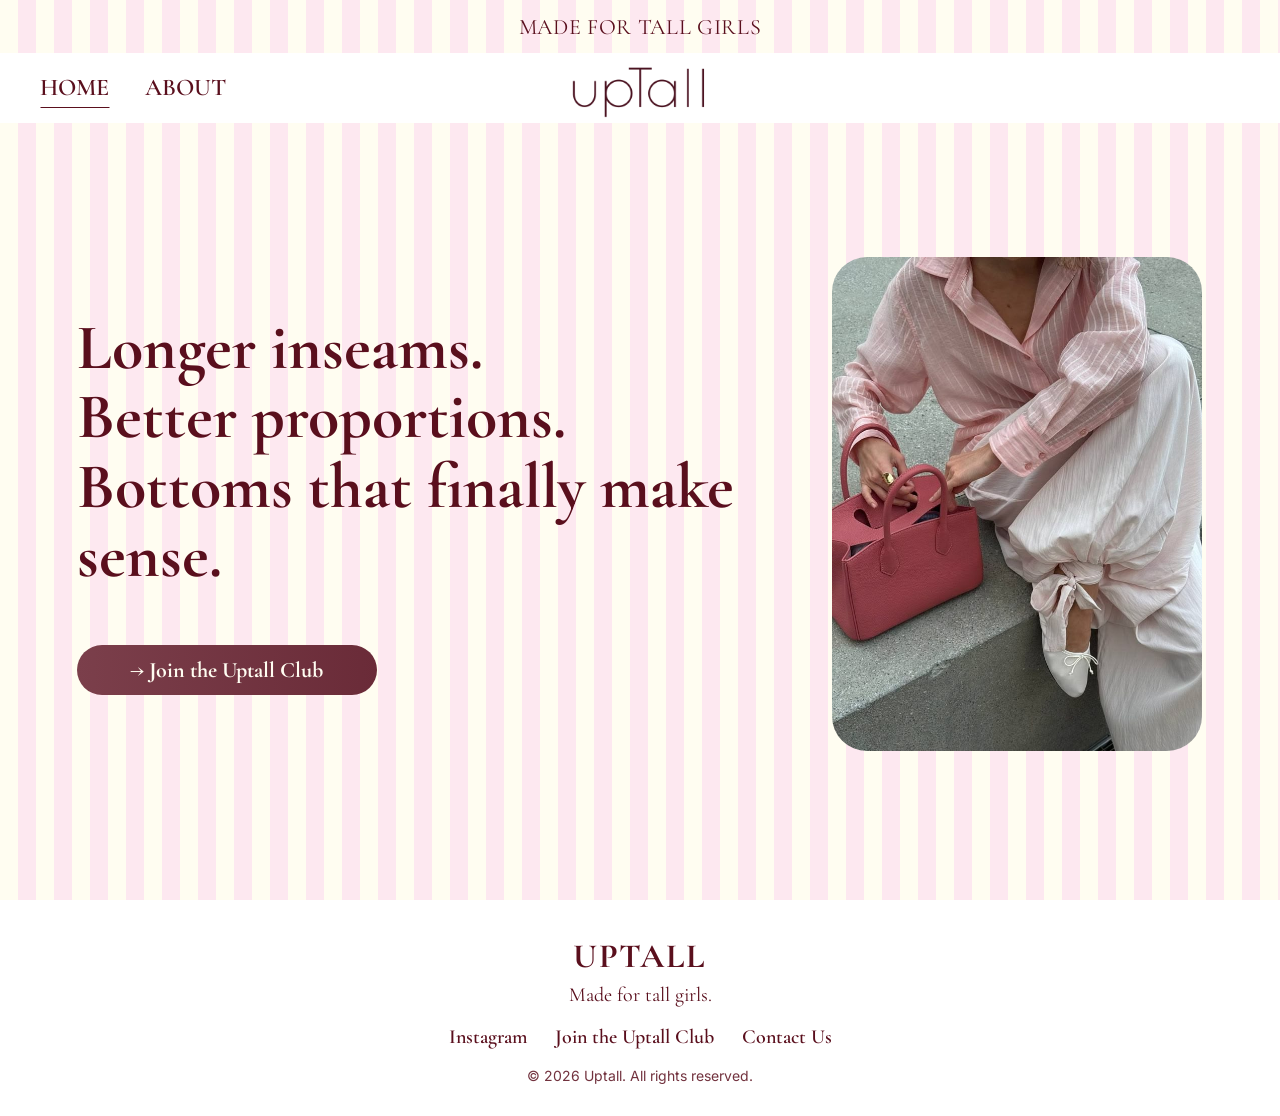
<file: index.html>
<!DOCTYPE html><html lang="en"><head>
  <meta charset="UTF-8" />
  <meta name="viewport" content="width=device-width, initial-scale=1.0" />
  <title>Uptall | Made for Tall Girls</title>
  <meta name="description" content="Thoughtfully designed bottomwear made for taller frames. Longer inseams, better proportions, and a community built by tall girls, for tall girls." />
  <link rel="preconnect" href="https://fonts.googleapis.com">
  <link rel="preconnect" href="https://fonts.gstatic.com" crossorigin>
  <link href="https://fonts.googleapis.com/css2?family=Cormorant+Garamond:wght@500;600;700&family=Inter:wght@400;500;600&display=swap" rel="stylesheet">
  <link rel="stylesheet" href="style.css" />
</head><body class="home-body">
  <div class="top-strip">MADE FOR TALL GIRLS</div>
  <header class="site-header">
    <nav class="left-nav" aria-label="Main navigation">
      <a class="nav-link active" href="index.html">HOME</a>
      <a class="nav-link " href="about.html">ABOUT</a>
    </nav>
    <a class="logo-wrap" href="index.html" aria-label="Uptall home"><img class="logo" src="uptall-logo.png" alt="Uptall"></a>
  </header>
  <main class="hero page-bg">
    <section class="hero-copy">
      <h1>Longer inseams.<br>Better proportions.<br>Bottoms that finally make sense.</h1>
      <a class="primary-btn" href="club.html">→ Join the Uptall Club</a>
    </section>
    <img class="hero-image" src="home-image.jpg" alt="Soft pink outfit with long trousers">
  </main>
  <footer class="site-footer">
    <div class="footer-brand">UPTALL</div>
    <div class="footer-tagline">Made for tall girls.</div>
    <div class="footer-links">
      <a href="https://www.instagram.com/up.tall.in?igsh=MXh1b281dWh0NWhnMQ==" target="_blank" rel="noopener">Instagram</a>
      <a href="https://ig.me/j/Abb4R3qy0AmLYpHU/" target="_blank" rel="noopener">Join the Uptall Club</a>
      <a href="tel:+917206524026">Contact Us</a>
    </div>
    <div class="copyright">© 2026 Uptall. All rights reserved.</div>
  </footer>
</body></html>
</file>
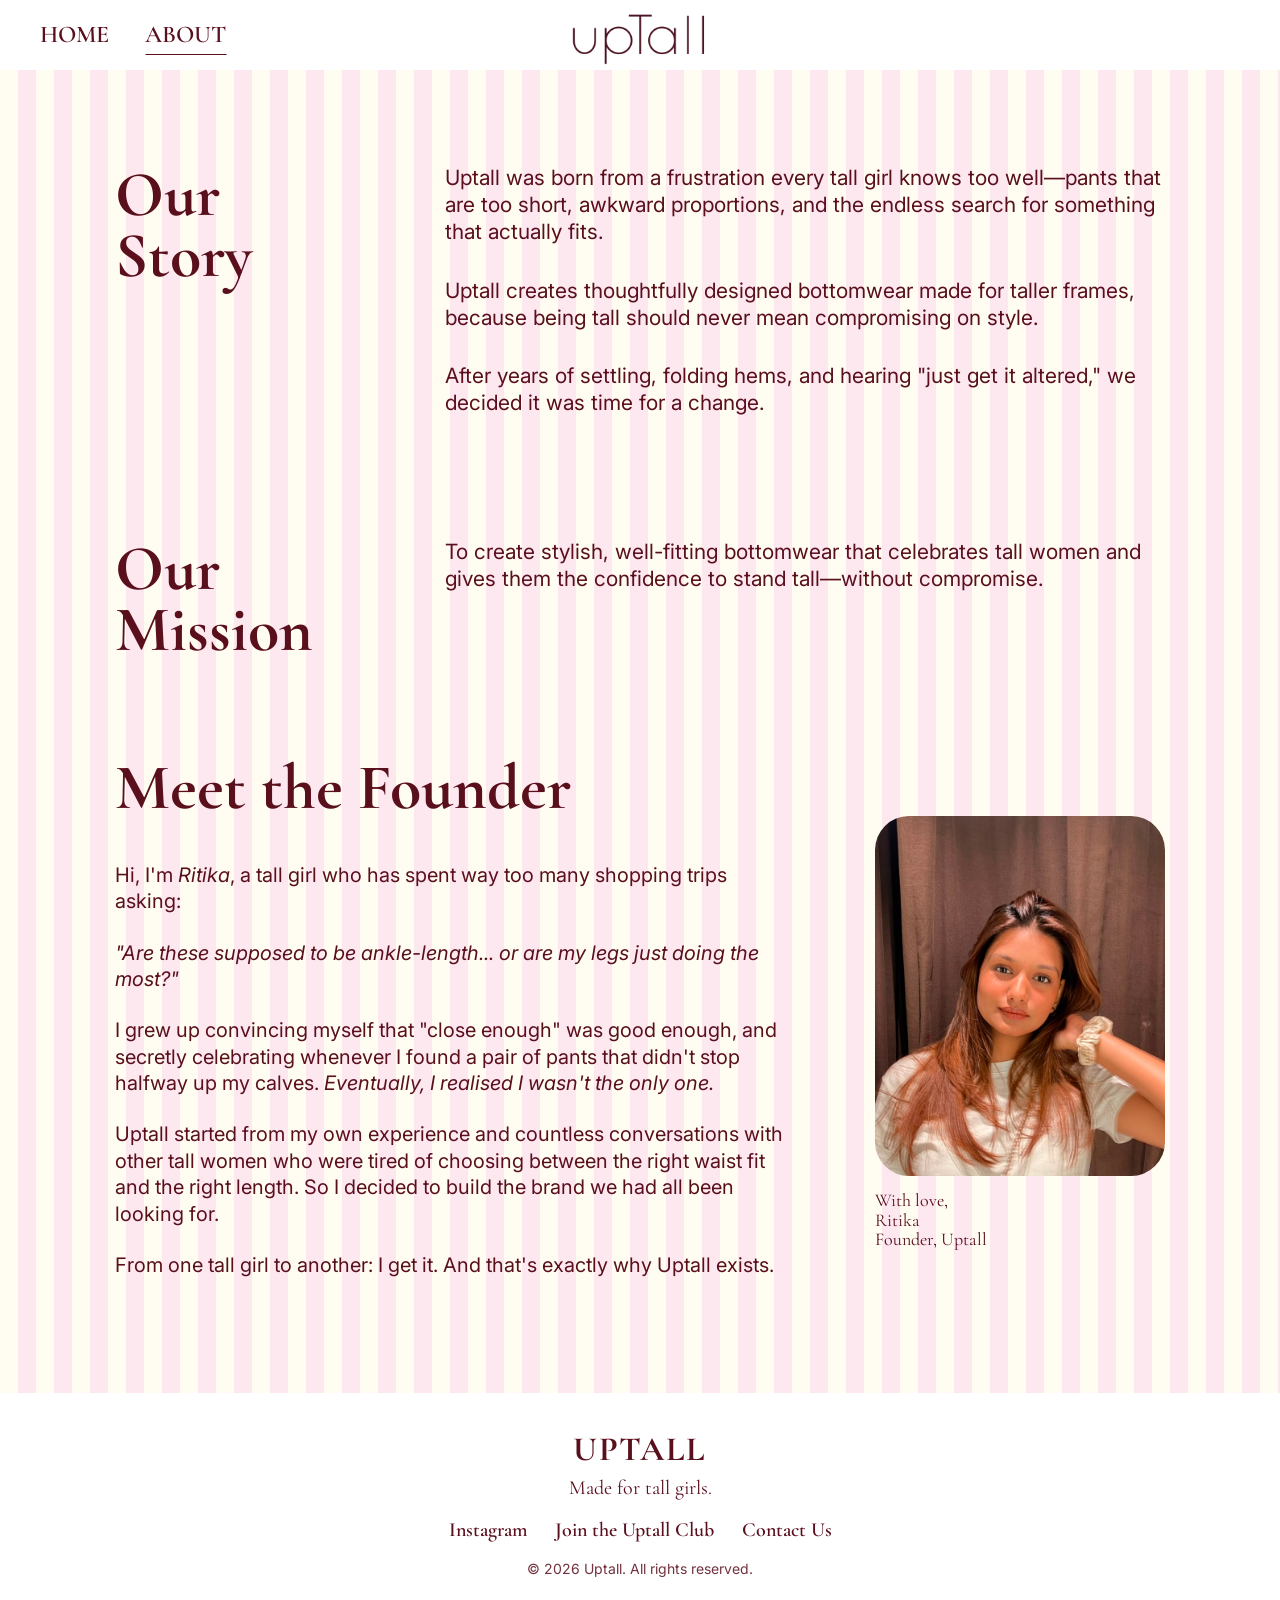
<file: about.html>
<!DOCTYPE html><html lang="en"><head>
  <meta charset="UTF-8" />
  <meta name="viewport" content="width=device-width, initial-scale=1.0" />
  <title>Uptall | Made for Tall Girls</title>
  <meta name="description" content="Thoughtfully designed bottomwear made for taller frames. Longer inseams, better proportions, and a community built by tall girls, for tall girls." />
  <link rel="preconnect" href="https://fonts.googleapis.com">
  <link rel="preconnect" href="https://fonts.gstatic.com" crossorigin>
  <link href="https://fonts.googleapis.com/css2?family=Cormorant+Garamond:wght@500;600;700&family=Inter:wght@400;500;600&display=swap" rel="stylesheet">
  <link rel="stylesheet" href="style.css" />
</head><body>
  <header class="site-header">
    <nav class="left-nav" aria-label="Main navigation">
      <a class="nav-link " href="index.html">HOME</a>
      <a class="nav-link active" href="about.html">ABOUT</a>
    </nav>
    <a class="logo-wrap" href="index.html" aria-label="Uptall home"><img class="logo" src="uptall-logo.png" alt="Uptall"></a>
  </header>
  <main class="about-page page-bg">
    <section class="about-row story-row">
      <h1>Our Story</h1>
      <div>
        <p>Uptall was born from a frustration every tall girl knows too well—pants that are too short, awkward proportions, and the endless search for something that actually fits.</p>
        <p>Uptall creates thoughtfully designed bottomwear made for taller frames, because being tall should never mean compromising on style.</p>
        <p>After years of settling, folding hems, and hearing "just get it altered," we decided it was time for a change.</p>
      </div>
    </section>
    <section class="about-row mission-row">
      <h1>Our Mission</h1>
      <div>
        <p>To create stylish, well-fitting bottomwear that celebrates tall women and gives them the confidence to stand tall—without compromise.</p>
      </div>
    </section>
    <section class="founder-row">
      <div class="founder-text">
        <h1>Meet the Founder</h1>
        <p>Hi, I'm <em>Ritika</em>, a tall girl who has spent way too many shopping trips asking:</p>
        <p><em>"Are these supposed to be ankle-length... or are my legs just doing the most?"</em></p>
        <p>I grew up convincing myself that "close enough" was good enough, and secretly celebrating whenever I found a pair of pants that didn't stop halfway up my calves. <em>Eventually, I realised I wasn't the only one.</em></p>
        <p>Uptall started from my own experience and countless conversations with other tall women who were tired of choosing between the right waist fit and the right length. So I decided to build the brand we had all been looking for.</p>
        <p>From one tall girl to another: I get it. And that's exactly why Uptall exists.</p>
      </div>
      <figure class="founder-figure">
        <img class="founder-img" src="founder.jpg" alt="Ritika, founder of Uptall">
        <figcaption>With love,<br>Ritika<br>Founder, Uptall</figcaption>
      </figure>
    </section>
  </main>
  <footer class="site-footer">
    <div class="footer-brand">UPTALL</div>
    <div class="footer-tagline">Made for tall girls.</div>
    <div class="footer-links">
      <a href="https://www.instagram.com/up.tall.in?igsh=MXh1b281dWh0NWhnMQ==" target="_blank" rel="noopener">Instagram</a>
      <a href="https://ig.me/j/Abb4R3qy0AmLYpHU/" target="_blank" rel="noopener">Join the Uptall Club</a>
      <a href="tel:+917206524026">Contact Us</a>
    </div>
    <div class="copyright">© 2026 Uptall. All rights reserved.</div>
  </footer>
</body></html>
</file>
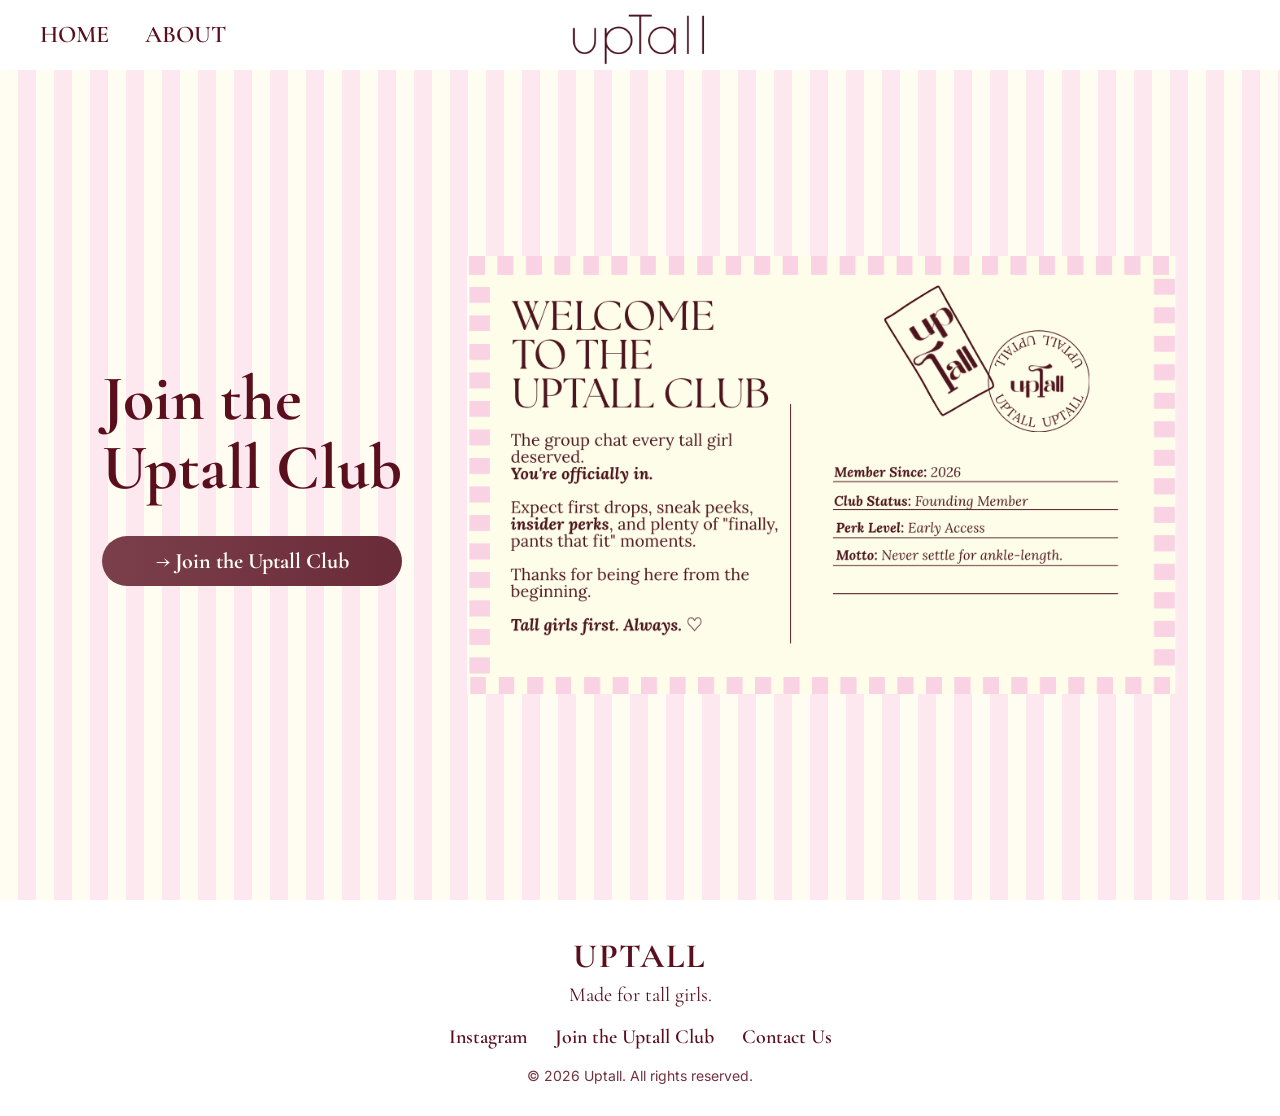
<file: club.html>
<!DOCTYPE html><html lang="en"><head>
  <meta charset="UTF-8" />
  <meta name="viewport" content="width=device-width, initial-scale=1.0" />
  <title>Uptall | Made for Tall Girls</title>
  <meta name="description" content="Thoughtfully designed bottomwear made for taller frames. Longer inseams, better proportions, and a community built by tall girls, for tall girls." />
  <link rel="preconnect" href="https://fonts.googleapis.com">
  <link rel="preconnect" href="https://fonts.gstatic.com" crossorigin>
  <link href="https://fonts.googleapis.com/css2?family=Cormorant+Garamond:wght@500;600;700&family=Inter:wght@400;500;600&display=swap" rel="stylesheet">
  <link rel="stylesheet" href="style.css" />
</head><body>
  <header class="site-header">
    <nav class="left-nav" aria-label="Main navigation">
      <a class="nav-link " href="index.html">HOME</a>
      <a class="nav-link " href="about.html">ABOUT</a>
    </nav>
    <a class="logo-wrap" href="index.html" aria-label="Uptall home"><img class="logo" src="uptall-logo.png" alt="Uptall"></a>
  </header>
  <main class="club-page page-bg">
    <section class="club-copy">
      <h1>Join the<br>Uptall Club</h1>
      <a class="primary-btn" href="https://ig.me/j/Abb4R3qy0AmLYpHU/" target="_blank" rel="noopener">→ Join the Uptall Club</a>
    </section>
    <img class="club-card" src="uptall-club-card.png" alt="Welcome to the Uptall Club membership card">
  </main>
  <footer class="site-footer">
    <div class="footer-brand">UPTALL</div>
    <div class="footer-tagline">Made for tall girls.</div>
    <div class="footer-links">
      <a href="https://www.instagram.com/up.tall.in?igsh=MXh1b281dWh0NWhnMQ==" target="_blank" rel="noopener">Instagram</a>
      <a href="https://ig.me/j/Abb4R3qy0AmLYpHU/" target="_blank" rel="noopener">Join the Uptall Club</a>
      <a href="tel:+917206524026">Contact Us</a>
    </div>
    <div class="copyright">© 2026 Uptall. All rights reserved.</div>
  </footer>
</body></html>
</file>
<file: style.css>
:root{
  --burgundy:#5a0f1d;
  --burgundy-soft:#7a3d49;
  --cream:#fffdf1;
  --pink:#fde8f0;
  --white:#ffffff;
  --stripe:repeating-linear-gradient(90deg,var(--cream) 0 18px,var(--pink) 18px 36px);
  --serif:'Cormorant Garamond', Georgia, serif;
  --sans:'Inter', Arial, sans-serif;
}
*{box-sizing:border-box}
html{scroll-behavior:smooth; overflow-x:hidden}
body{margin:0;color:var(--burgundy);background:var(--stripe);font-family:var(--sans);overflow-x:hidden}
a{color:inherit;text-decoration:none}
.page-bg{background:var(--stripe)}
.top-strip{height:53px;display:flex;align-items:center;justify-content:center;background:var(--stripe);font-family:var(--serif);font-size:22px;letter-spacing:.03em;text-transform:uppercase}
.site-header{height:70px;background:var(--white);display:flex;align-items:center;justify-content:center;padding:0 40px;position:sticky;top:0;z-index:10}
.left-nav{position:absolute;left:40px;display:flex;gap:36px;align-items:center}
.nav-link{position:relative;font-family:var(--serif);font-size:24px;font-weight:600;line-height:1;padding:8px 0}
.nav-link::after{content:"";position:absolute;left:50%;bottom:0;width:0;height:1.5px;background:var(--burgundy);transform:translateX(-50%);transition:width .28s ease}
.nav-link:hover::after,.nav-link.active::after{width:100%}
.logo-wrap{display:flex;align-items:center;justify-content:center}
.logo{width:190px;height:auto;display:block}
.primary-btn{display:inline-flex;align-items:center;justify-content:center;min-width:300px;height:50px;padding:0 34px;border-radius:999px;background:linear-gradient(90deg,#7b3f4b,#6a2b38);color:var(--cream);font-family:var(--serif);font-size:22px;font-weight:700;transition:transform .25s ease,opacity .25s ease}
.primary-btn:hover{transform:translateY(-2px);opacity:.92}
/* HOME */
.hero{min-height:calc(100vh - 123px);display:grid;grid-template-columns:1.45fr .8fr;align-items:center;gap:6vw;padding:55px 6vw 70px}
.hero-copy h1{margin:0 0 55px;font-family:var(--serif);font-size:64px;line-height:1.08;font-weight:700}
.hero-image{width:100%;max-width:370px;border-radius:35px;justify-self:center;display:block}
/* ABOUT */
.about-page{min-height:100vh;padding:95px 9vw 90px}
.about-row{display:grid;grid-template-columns:240px minmax(0,1fr);column-gap:90px;align-items:start;margin-bottom:90px}
.about-row h1{margin:0;font-family:var(--serif);font-size:64px;line-height:.95;font-weight:700}
.about-row p{max-width:850px;margin:0 0 32px;font-size:21px;line-height:1.28}
.mission-row{margin-bottom:95px}
.founder-row{display:grid;grid-template-columns:minmax(0,1fr) 290px;column-gap:90px;align-items:start;margin-top:5px}
.founder-text{max-width:850px}
.founder-text h1{margin:0 0 42px;font-family:var(--serif);font-size:64px;line-height:1;font-weight:700}
.founder-text p{margin:0 0 25px;font-size:20px;line-height:1.32}
.founder-figure{margin:60px 0 0;text-align:left}
.founder-img{width:290px;height:360px;object-fit:cover;border-radius:34px;display:block}
.founder-figure figcaption{margin-top:15px;font-family:var(--serif);font-size:18px;line-height:1.1;color:var(--burgundy)}
/* CLUB */
.club-page{min-height:calc(100vh - 70px);display:grid;grid-template-columns:.55fr 1.3fr;gap:5vw;align-items:center;padding:70px 8vw 90px}
.club-copy h1{margin:0 0 34px;font-family:var(--serif);font-size:64px;line-height:1.08;font-weight:700}
.club-card{width:100%;max-width:820px;display:block;justify-self:center}
/* FOOTER */
.site-footer{background:var(--white);padding:36px 7vw 32px;text-align:center;color:var(--burgundy)}
.footer-brand{font-family:var(--serif);font-size:34px;font-weight:700;letter-spacing:.04em;margin-bottom:6px}
.footer-tagline{font-family:var(--serif);font-size:20px;margin-bottom:18px}
.footer-links{display:flex;justify-content:center;gap:28px;flex-wrap:wrap;margin-bottom:18px}
.footer-links a{font-family:var(--serif);font-size:20px;font-weight:600;position:relative}
.footer-links a::after{content:"";position:absolute;left:50%;bottom:-4px;width:0;height:1px;background:var(--burgundy);transform:translateX(-50%);transition:width .25s ease}
.footer-links a:hover::after{width:100%}
.copyright{font-size:14px;opacity:.85}
/* TABLET */
@media(max-width:900px){
  .top-strip{height:40px;font-size:16px}
  .site-header{height:64px;padding:0 22px}
  .left-nav{left:22px;gap:20px}
  .nav-link{font-size:18px}
  .logo{width:132px}
  .hero{min-height:auto;grid-template-columns:1.05fr .95fr;gap:24px;padding:48px 6vw 60px;align-items:center}
  .hero-copy h1{font-size:42px;line-height:1.08;margin-bottom:28px}
  .hero-image{max-width:330px;border-radius:28px}
  .primary-btn{min-width:230px;height:45px;font-size:19px;padding:0 24px}
  .about-page{padding:58px 7vw 70px}
  .about-row{grid-template-columns:210px minmax(0,1fr);column-gap:48px;margin-bottom:62px}
  .about-row h1{font-size:48px}
  .about-row p{font-size:18px;line-height:1.35;margin-bottom:24px}
  .founder-row{grid-template-columns:minmax(0,1fr) 250px;column-gap:40px}
  .founder-text h1{font-size:48px;margin-bottom:30px}
  .founder-text p{font-size:17px;line-height:1.35;margin-bottom:20px}
  .founder-figure{margin-top:70px}
  .founder-img{width:250px;height:320px;border-radius:28px}
  .club-page{grid-template-columns:1fr;gap:34px;padding:58px 7vw 70px}
  .club-copy h1{font-size:50px;line-height:1.05;margin-bottom:26px}
  .club-card{max-width:760px;width:100%}
  .site-footer{padding:32px 6vw 28px}
}
/* PHONE */
@media(max-width:520px){
  .top-strip{height:34px;font-size:14px}
  .site-header{height:56px;padding:0 12px;justify-content:center}
  .left-nav{left:14px;gap:14px}
  .nav-link{font-size:16px;padding:6px 0}
  .logo{width:104px}
  .hero{grid-template-columns:1.05fr .85fr;gap:14px;padding:34px 6vw 44px;align-items:center}
  .hero-copy{align-self:center}
  .hero-copy h1{font-size:30px;line-height:1.06;margin-bottom:20px}
  .hero-image{max-width:42vw;border-radius:22px;justify-self:end}
  .primary-btn{min-width:0;width:auto;height:38px;padding:0 18px;font-size:16px}
  .about-page{padding:42px 5.5vw 55px}
  .about-row{grid-template-columns:35% 65%;column-gap:18px;margin-bottom:44px}
  .about-row h1{font-size:34px;line-height:1}
  .about-row p{font-size:13.5px;line-height:1.32;margin-bottom:14px}
  .mission-row h1{font-size:32px}
  .founder-row{grid-template-columns:minmax(0,1fr) 120px;column-gap:16px;align-items:start}
  .founder-text h1{font-size:34px;margin-bottom:18px}
  .founder-text p{font-size:12.8px;line-height:1.3;margin-bottom:12px}
  .founder-figure{margin-top:54px}
  .founder-img{width:120px;height:156px;border-radius:18px}
  .founder-figure figcaption{font-size:11px;margin-top:8px}
  .club-page{grid-template-columns:1fr;gap:28px;padding:46px 6vw 58px;overflow:hidden}
  .club-copy h1{font-size:42px;line-height:1.04;margin-bottom:22px}
  .club-copy .primary-btn{width:100%;max-width:330px;height:46px;font-size:20px}
  .club-card{width:100%;max-width:100%;height:auto;display:block}
  .footer-brand{font-size:30px}
  .footer-tagline{font-size:18px}
  .footer-links{flex-direction:column;gap:12px}
  .footer-links a{font-size:18px}
}
@media(max-width:380px){
  .nav-link{font-size:14px}
  .left-nav{gap:11px}
  .logo{width:95px}
  .hero-copy h1{font-size:27px}
  .about-row h1,.founder-text h1{font-size:31px}
  .about-row p{font-size:12.5px}
  .founder-text p{font-size:12px}
  .founder-row{grid-template-columns:minmax(0,1fr) 108px;column-gap:12px}
  .founder-img{width:108px;height:145px}
}
@media (max-width: 600px) {

  .top-strip {
    height: 42px;
    font-size: 16px;
  }

  .site-header {
    height: 72px;
    padding: 0 22px;
    grid-template-columns: auto 1fr;
  }

  .left-nav {
    gap: 22px;
  }

  .nav-link {
    font-size: 22px;
  }

  .logo-wrap {
    justify-self: end;
  }

  .logo {
    width: 150px;
  }

  .hero {
    min-height: auto;
    display: grid;
    grid-template-columns: 1fr 1fr;
    gap: 18px;
    padding: 50px 6vw 70px;
    align-items: center;
  }

  .hero-copy h1 {
    font-size: 38px;
    line-height: 1.08;
    margin: 0 0 28px;
  }

  .hero-image {
    width: 100%;
    max-width: 175px;
    border-radius: 26px;
  }

  .primary-btn {
    min-width: 0;
    width: 100%;
    height: 48px;
    padding: 0 18px;
    font-size: 19px;
  }

  .about-page {
    padding: 55px 7vw 70px;
  }

  .about-row {
    grid-template-columns: 115px 1fr;
    column-gap: 30px;
    margin-bottom: 70px;
  }

  .about-row h1 {
    font-size: 43px;
    line-height: .95;
  }

  .about-row p {
    font-size: 16px;
    line-height: 1.28;
    margin-bottom: 20px;
  }

  .founder-row {
    display: grid;
    grid-template-columns: 1fr 145px;
    column-gap: 22px;
    align-items: start;
  }

  .founder-text h1 {
    font-size: 40px;
    line-height: .95;
    margin-bottom: 24px;
  }

  .founder-text p {
    font-size: 15px;
    line-height: 1.28;
    margin-bottom: 18px;
  }

  .founder-img {
    width: 145px;
    height: 190px;
    border-radius: 22px;
    margin-top: 72px;
  }

  .club-page {
    display: block;
    padding: 55px 7vw 70px;
  }

  .club-copy h1 {
    font-size: 46px;
    line-height: 1.02;
    margin-bottom: 28px;
  }

  .club-copy .primary-btn {
    margin-bottom: 42px;
  }

  .club-card {
    width: 100%;
    max-width: 100%;
    height: auto;
    display: block;
  }

  .site-footer {
    padding: 45px 7vw 38px;
  }

  .footer-brand {
    font-size: 40px;
  }

  .footer-tagline {
    font-size: 26px;
  }

  .footer-links {
    flex-direction: column;
    gap: 20px;
  }

  .footer-links a {
    font-size: 25px;
  }
}
</file>
